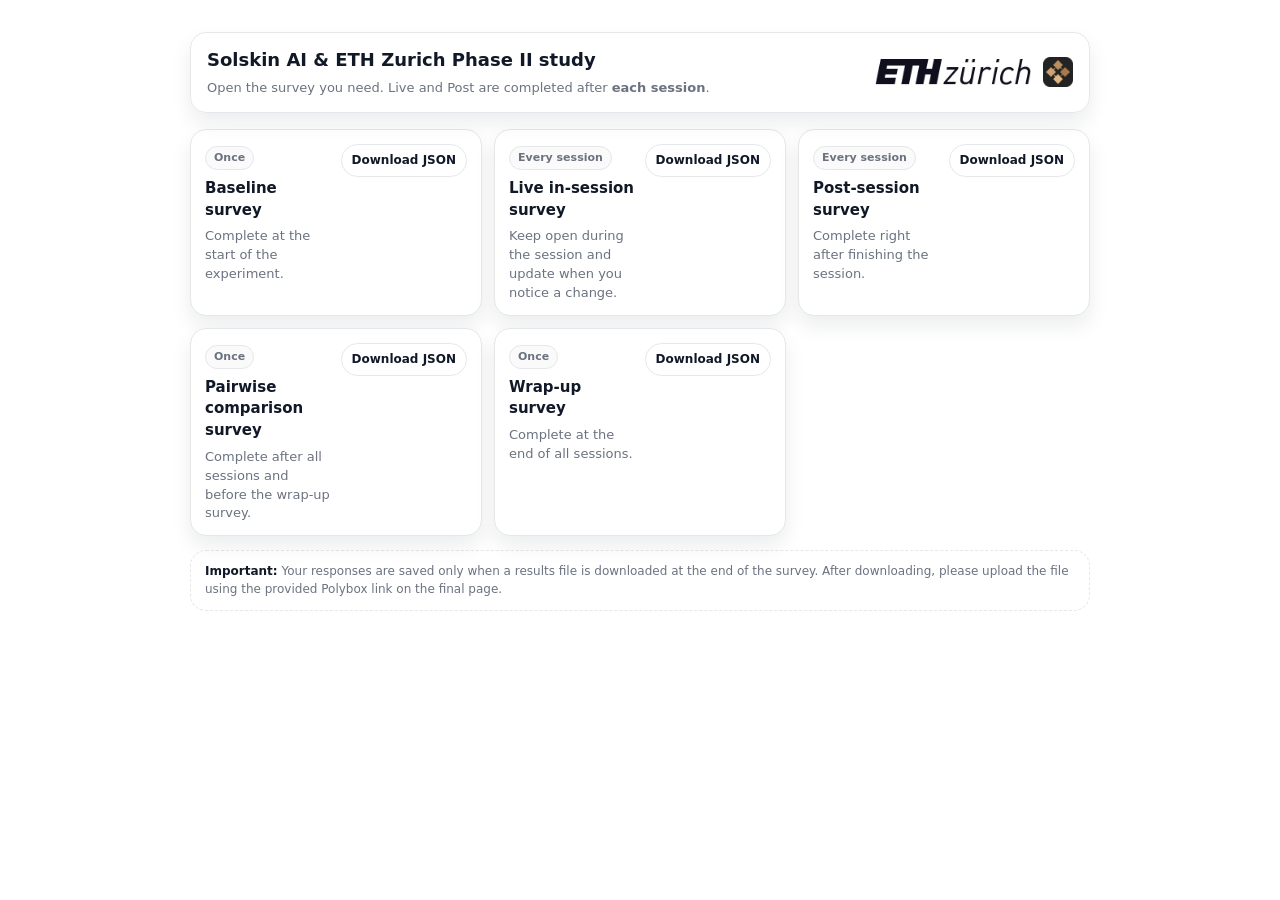
<file: index.html>
<!doctype html>
<html lang="en">
<head>
  <meta charset="utf-8" />
  <meta name="viewport" content="width=device-width,initial-scale=1" />
  <title>Solskin AI & ETH Zurich Phase II study </title>
  <style>
    :root{
      --bg:#ffffff;
      --text:#111827;
      --muted:#6b7280;
      --line:#e5e7eb;
      --card:#ffffff;
      --accent:#c9a46a;
      --accent2:#2563eb;
      --shadow: 0 10px 20px rgba(17,24,39,.08);
    }
    *{box-sizing:border-box}
    body{
      font-family: ui-sans-serif, system-ui, -apple-system, Segoe UI, Roboto, Helvetica, Arial;
      margin:0;
      padding:32px 16px;
      background:var(--bg);
      color:var(--text);
      line-height:1.45;
    }
    .wrap{max-width:900px; margin:0 auto}
    .header{
      display:flex; align-items:center; justify-content:space-between; gap:14px;
      padding:14px 16px;
      border:1px solid var(--line);
      border-radius:16px;
      background:rgba(255,255,255,.92);
      backdrop-filter: blur(10px);
      box-shadow: var(--shadow);
    }
    .logos{display:flex; align-items:center; gap:12px}
    .logo{height:28px; width:auto; object-fit:contain}
    .logo.eth{height:26px}
    .logo.solskin{height:30px}
    h1{font-size:18px; margin:0}
    .sub{margin:6px 0 0; color:var(--muted); font-size:13px}
    .grid{
      display:grid;
      grid-template-columns: repeat(auto-fit, minmax(260px, 1fr));
      gap:12px;
      margin-top:16px;
    }
    .card{
      border:1px solid var(--line);
      border-radius:16px;
      background:var(--card);
      box-shadow: var(--shadow);
      padding:14px 14px 12px;
      color:inherit;
      display:block;
    }
    .cardTop{
      display:flex;
      align-items:flex-start;
      justify-content:space-between;
      gap:10px;
    }
    .cardMainLink{
      text-decoration:none;
      color:inherit;
      flex:1;
      min-width:0;
    }
    .card:hover{border-color: rgba(201,164,106,.65)}
    .kicker{
      display:inline-flex;
      align-items:center;
      gap:8px;
      font-size:12px;
      color:var(--muted);
      margin-bottom:8px;
    }
    .badge{
      font-size:11px;
      padding:3px 8px;
      border-radius:999px;
      border:1px solid var(--line);
      background:#fafafa;
      color:var(--muted);
      font-weight:700;
      white-space:nowrap;
    }
    .title{font-weight:900; font-size:15px; margin:0 0 6px}
    .desc{margin:0; color:var(--muted); font-size:13px}

    .dlBtn{
      text-decoration:none;
      border:1px solid var(--line);
      background:#fff;
      color:var(--text);
      border-radius:999px;
      padding:7px 10px;
      font-size:12px;
      font-weight:800;
      white-space:nowrap;
      flex:0 0 auto;
    }
    .dlBtn:hover{border-color: rgba(37,99,235,.45); box-shadow: 0 0 0 3px rgba(37,99,235,.08);}

    .note{
      margin-top:14px;
      border:1px dashed var(--line);
      border-radius:16px;
      padding:12px 14px;
      color:var(--muted);
      font-size:12px;
      background:#fff;
    }
    .note strong{color:var(--text)}
  </style>
</head>
<body>
  <div class="wrap">
    <div class="header">
      <div>
        <h1>Solskin AI & ETH Zurich Phase II study</h1>
        <div class="sub">Open the survey you need. Live and Post are completed after <strong>each session</strong>.</div>
      </div>
      <div class="logos" aria-hidden="true">
        <img class="logo eth" src="./Assets/eth_logo.jpg" alt="ETH Zürich" />
        <img class="logo solskin" src="./Assets/solskin_logo.png" alt="Solskin" />
      </div>
    </div>

    <div class="grid">

      <!-- Baseline -->
      <div class="card">
        <div class="cardTop">
          <a class="cardMainLink" href="./Baseline/">
            <div class="kicker"><span class="badge">Once</span></div>
            <p class="title">Baseline survey</p>
            <p class="desc">Complete at the start of the experiment.</p>
          </a>
          <a class="dlBtn" href="./Baseline/base_survey.json" download>Download JSON</a>
        </div>
      </div>

      <!-- Live -->
      <div class="card">
        <div class="cardTop">
          <a class="cardMainLink" href="./Live/">
            <div class="kicker"><span class="badge">Every session</span></div>
            <p class="title">Live in-session survey</p>
            <p class="desc">Keep open during the session and update when you notice a change.</p>
          </a>
          <a class="dlBtn" href="./Live/live_survey.json" download>Download JSON</a>
        </div>
      </div>

      <!-- Post -->
      <div class="card">
        <div class="cardTop">
          <a class="cardMainLink" href="./Post/">
            <div class="kicker"><span class="badge">Every session</span></div>
            <p class="title">Post-session survey</p>
            <p class="desc">Complete right after finishing the session.</p>
          </a>
          <a class="dlBtn" href="./Post/post_survey.json" download>Download JSON</a>
        </div>
      </div>

      <!-- Compare -->
      <div class="card">
        <div class="cardTop">
          <a class="cardMainLink" href="./Compare/">
            <div class="kicker"><span class="badge">Once</span></div>
            <p class="title">Pairwise comparison survey</p>
            <p class="desc">Complete after all sessions and before the wrap-up survey.</p>
          </a>
          <a class="dlBtn" href="./Compare/compare.json" download>Download JSON</a>
        </div>
      </div>

      <!-- Wrap-up -->
      <div class="card">
        <div class="cardTop">
          <a class="cardMainLink" href="./Wrapup/">
            <div class="kicker"><span class="badge">Once</span></div>
            <p class="title">Wrap-up survey</p>
            <p class="desc">Complete at the end of all sessions.</p>
          </a>
          <a class="dlBtn" href="./Wrapup/wrapup_survey.json" download>Download JSON</a>
        </div>
      </div>

    </div>

    <div class="note">
      <strong>Important:</strong> Your responses are saved only when a results file is downloaded at the end of the survey.
      After downloading, please upload the file using the provided Polybox link on the final page.
    </div>
  </div>
</body>
</html>
</file>
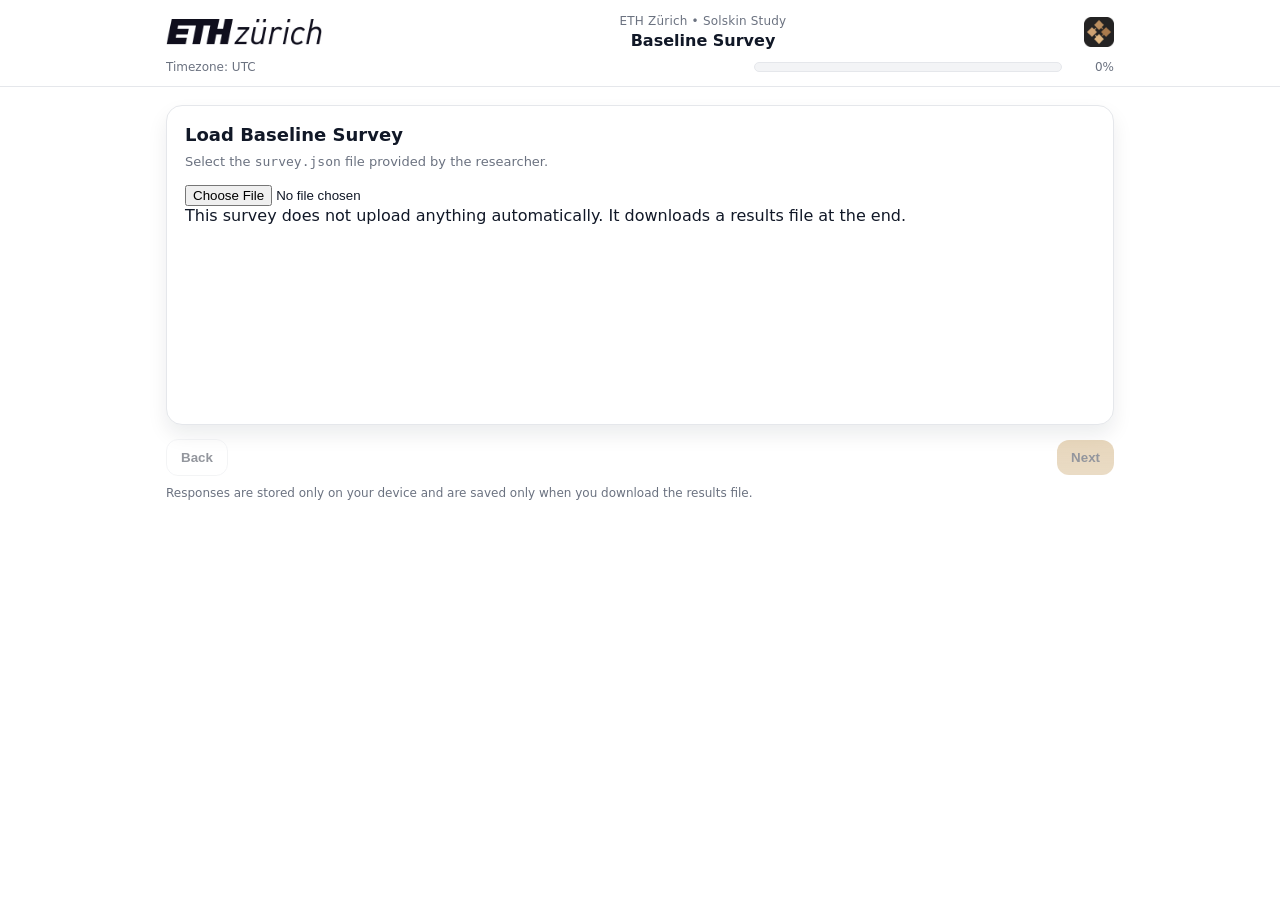
<file: Baseline/index.html>
<!doctype html>
<html lang="en">
<head>
  <meta charset="utf-8" />
  <meta name="viewport" content="width=device-width,initial-scale=1" />
  <title>ETH Zürich • Solskin Study Survey</title>
  <link rel="stylesheet" href="styles.css" />
</head>
<body>
  <header class="appHeader">
    <div class="headerInner">
      <div class="logoRow">
        <img class="logo eth" src="../Assets/eth_logo.jpg" alt="ETH Zürich" />
        <div class="titleBlock">
          <div class="studyKicker">ETH Zürich • Solskin Study</div>
          <div class="studyTitle">Baseline Survey</div>
        </div>
        <img class="logo solskin" src="../Assets/solskin_logo.png" alt="Solskin" />
      </div>

      <div class="barRow">
        <div class="barMeta" id="meta"></div>
        <div class="progressWrap" aria-label="Progress">
          <div class="progressBar"><div class="progressFill" id="progressFill"></div></div>
          <div class="progressText" id="progressText">0%</div>
        </div>
      </div>
    </div>
  </header>

  <main class="wrap">
    <section id="card" class="card" aria-live="polite"></section>

    <footer class="nav">
      <button id="btnBack" class="btn ghost" type="button">Back</button>
      <div class="spacer"></div>
      <button id="btnNext" class="btn" type="button">Next</button>
    </footer>

    <p class="hint">
      Responses are stored only on your device and are saved only when you download the results file.
    </p>
  </main>

  <script src="app.js"></script>
</body>
</html>
</file>
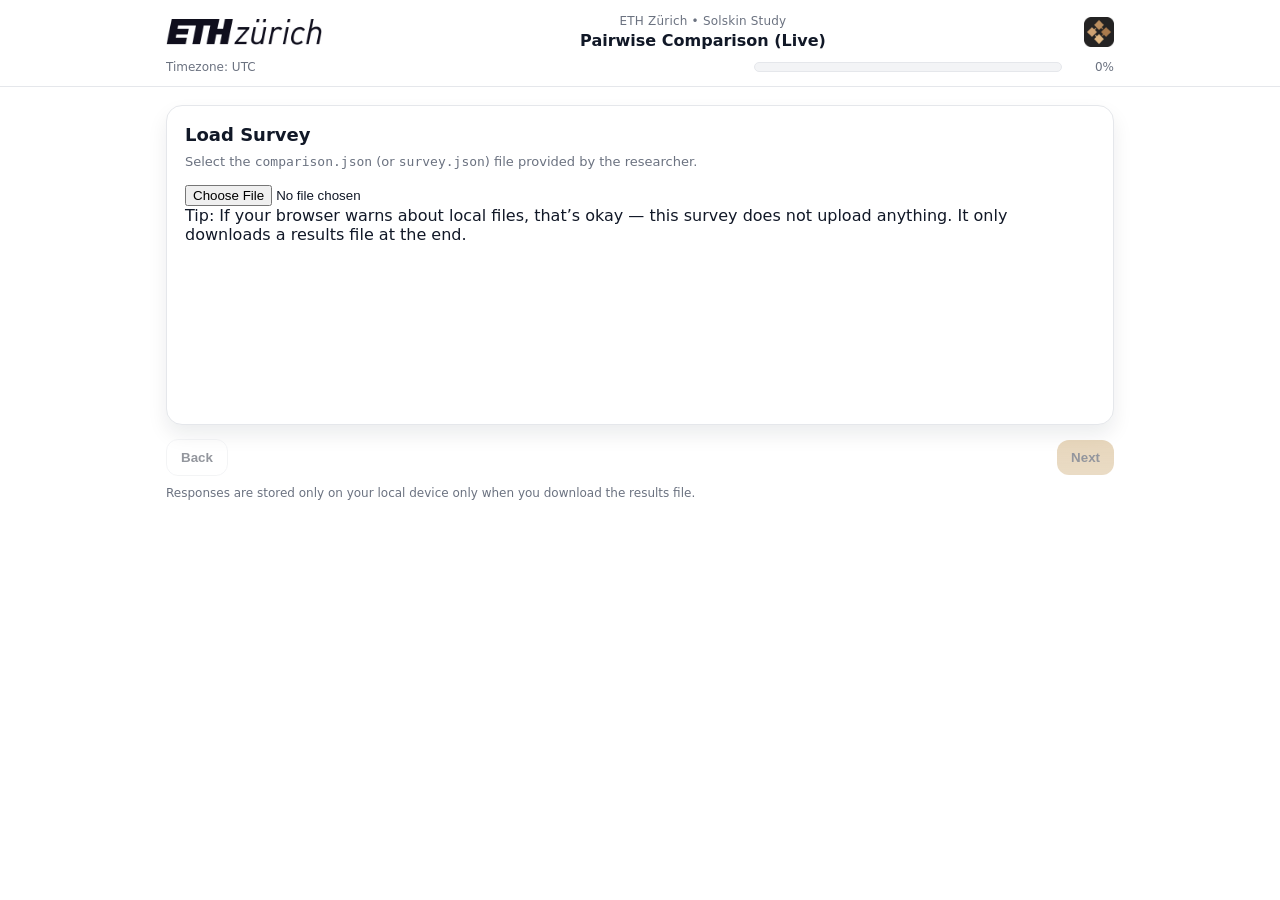
<file: Compare/index.html>
<!doctype html>
<html lang="en">
<head>
  <meta charset="utf-8" />
  <meta name="viewport" content="width=device-width,initial-scale=1" />
  <title>ETH Zürich • Solskin Study Survey</title>
  <link rel="stylesheet" href="styles.css" />
</head>
<body>
  <header class="appHeader">
    <div class="headerInner">
      <div class="logoRow">
        <img class="logo eth" src="../Assets/eth_logo.jpg" alt="ETH Zürich" />
        <div class="titleBlock">
          <div class="studyKicker">ETH Zürich • Solskin Study</div>
          <div class="studyTitle">Pairwise Comparison (Live)</div>
        </div>
        <img class="logo solskin" src="../Assets/solskin_logo.png" alt="Solskin" />
      </div>

      <div class="barRow">
        <div class="barMeta" id="meta"></div>
        <div class="progressWrap" aria-label="Progress">
          <div class="progressBar"><div class="progressFill" id="progressFill"></div></div>
          <div class="progressText" id="progressText">0%</div>
        </div>
      </div>
    </div>
  </header>

  <main class="wrap">
    <section id="card" class="card" aria-live="polite"></section>

    <footer class="nav">
      <button id="btnBack" class="btn ghost" type="button">Back</button>
      <div class="spacer"></div>
      <button id="btnNext" class="btn" type="button">Next</button>
    </footer>

    <p class="hint">
      Responses are stored only on your local device only when you download the results file.
    </p>
  </main>

  <script src="app.js"></script>
</body>
</html>
</file>
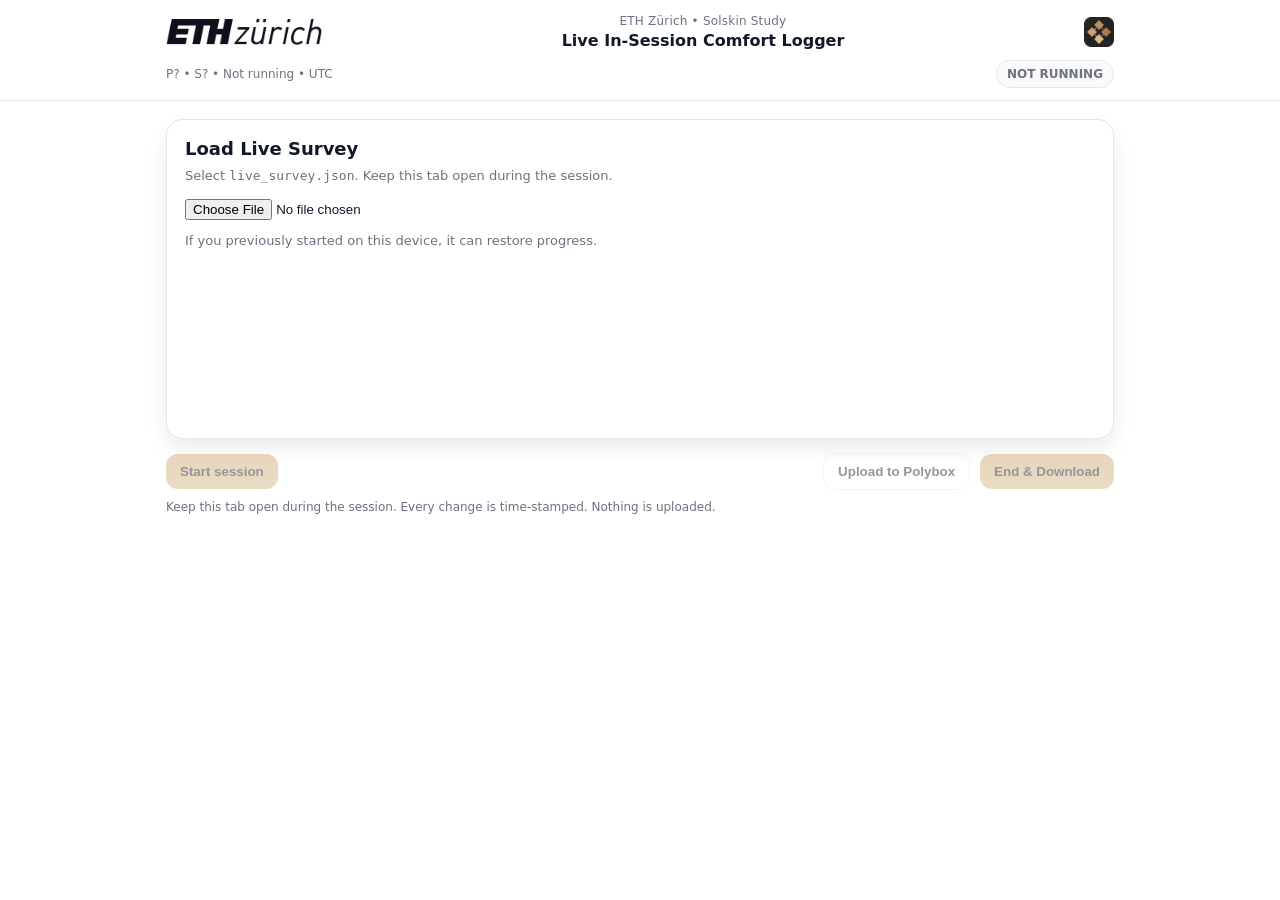
<file: Live/index.html>
<!doctype html>
<html lang="en">
<head>
  <meta charset="utf-8" />
  <meta name="viewport" content="width=device-width,initial-scale=1" />
  <title>ETH Zürich • Live Comfort Logger</title>
  <link rel="stylesheet" href="styles.css" />
</head>
<body>
  <header class="appHeader">
    <div class="headerInner">
      <div class="logoRow">
        <img class="logo eth" src="../Assets/eth_logo.jpg" alt="ETH Zürich" />
        <div class="titleBlock">
          <div class="studyKicker">ETH Zürich • Solskin Study</div>
          <div class="studyTitle">Live In-Session Comfort Logger</div>
        </div>
        <img class="logo solskin" src="../Assets/solskin_logo.png" alt="Solskin" />
      </div>

      <div class="barRow">
        <div class="barMeta" id="meta"></div>
        <div class="liveChip" id="liveChip" aria-label="Live status">NOT RUNNING</div>
      </div>
    </div>
  </header>

  <main class="wrap">
    <section id="card" class="card" aria-live="polite"></section>

    <footer class="nav">
      <button id="btnStart" class="btn" type="button">Start session</button>
      <div class="spacer"></div>
      <button id="btnDownload" class="btn ghost" type="button">Download now</button>
      <button id="btnEnd" class="btn" type="button">End & Download</button>
    </footer>

    <p class="hint">
      Keep this tab open during the session. Every change is time-stamped. Nothing is uploaded.
    </p>
  </main>

  <script src="live_app.js"></script>
</body>
</html>
</file>
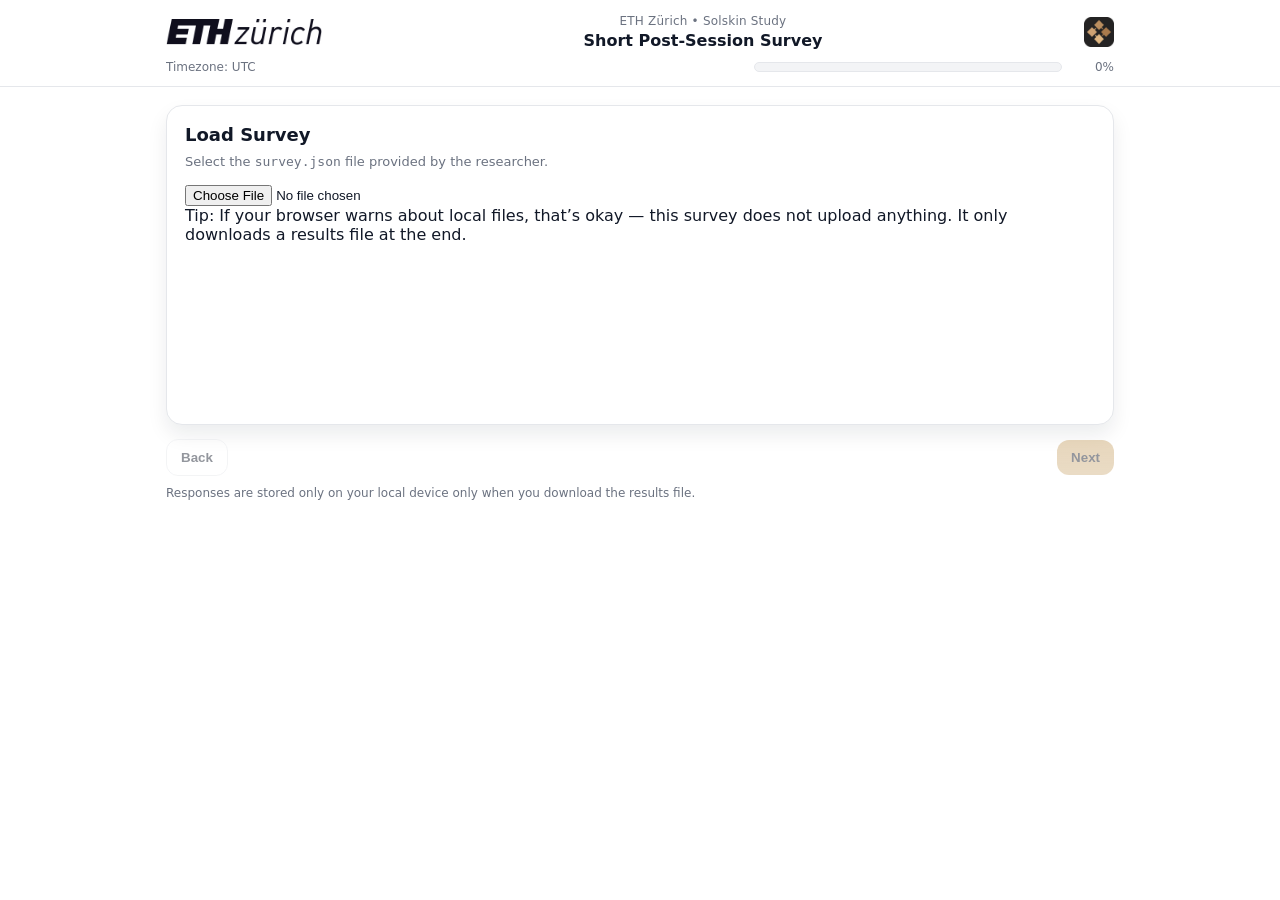
<file: Post/index.html>
<!doctype html>
<html lang="en">
<head>
  <meta charset="utf-8" />
  <meta name="viewport" content="width=device-width,initial-scale=1" />
  <title>ETH Zürich • Solskin Study Survey</title>
  <link rel="stylesheet" href="styles.css" />
</head>
<body>
  <header class="appHeader">
    <div class="headerInner">
      <div class="logoRow">
        <img class="logo eth" src="../Assets/eth_logo.jpg" alt="ETH Zürich" />
        <div class="titleBlock">
          <div class="studyKicker">ETH Zürich • Solskin Study</div>
          <div class="studyTitle">Short Post-Session Survey</div>
        </div>
        <img class="logo solskin" src="../Assets/solskin_logo.png" alt="Solskin" />
      </div>

      <div class="barRow">
        <div class="barMeta" id="meta"></div>
        <div class="progressWrap" aria-label="Progress">
          <div class="progressBar"><div class="progressFill" id="progressFill"></div></div>
          <div class="progressText" id="progressText">0%</div>
        </div>
      </div>
    </div>
  </header>

  <main class="wrap">
    <section id="card" class="card" aria-live="polite"></section>

    <footer class="nav">
      <button id="btnBack" class="btn ghost" type="button">Back</button>
      <div class="spacer"></div>
      <button id="btnNext" class="btn" type="button">Next</button>
    </footer>

    <p class="hint">
      Responses are stored only on your local device only when you download the results file.
    </p>
  </main>

  <script src="app.js"></script>
</body>
</html>
</file>
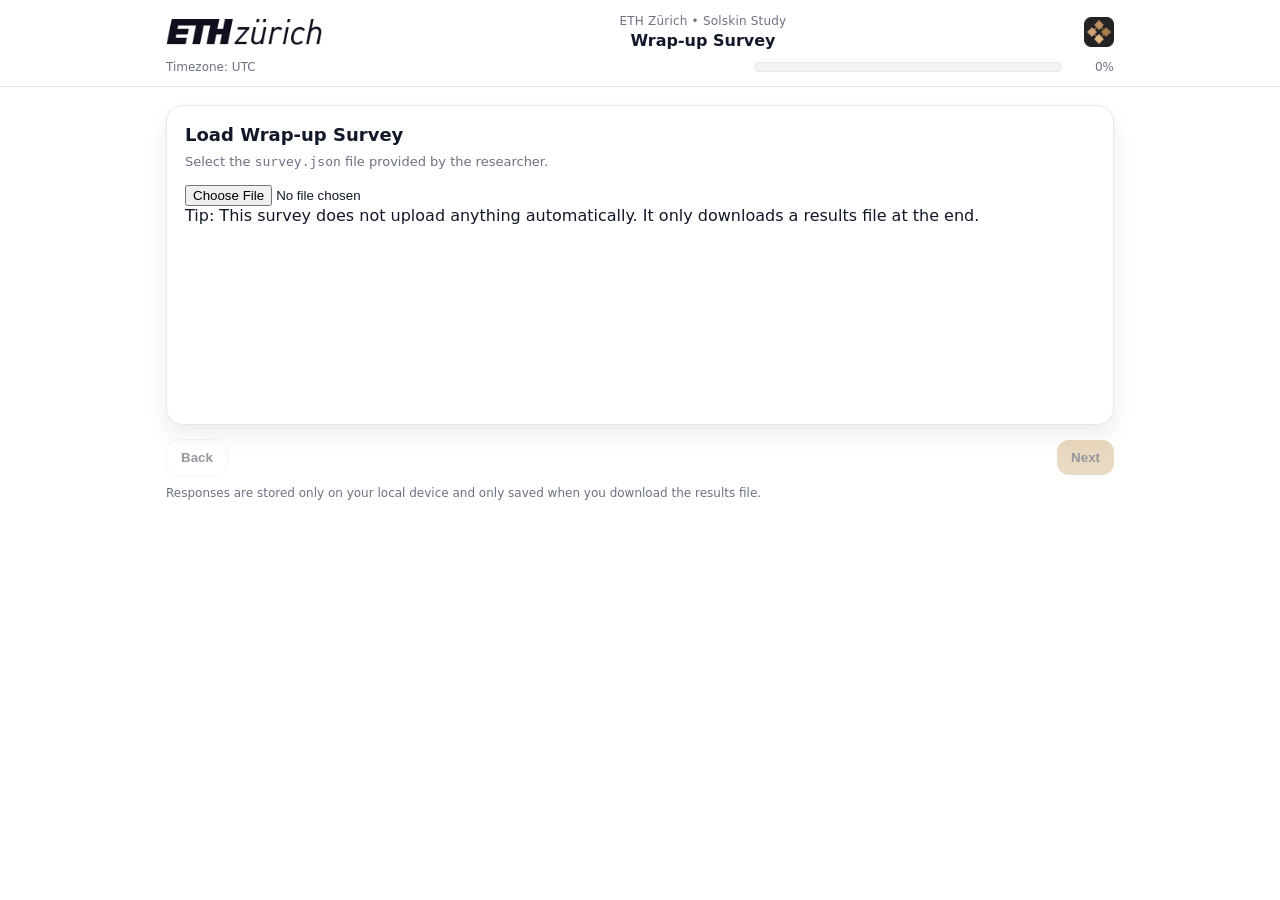
<file: Wrapup/index.html>
<!doctype html>
<html lang="en">
<head>
  <meta charset="utf-8" />
  <meta name="viewport" content="width=device-width,initial-scale=1" />
  <title>ETH Zürich • Solskin Study Survey</title>
  <link rel="stylesheet" href="styles.css" />
</head>
<body>
  <header class="appHeader">
    <div class="headerInner">
      <div class="logoRow">
        <img class="logo eth" src="../Assets/eth_logo.jpg" alt="ETH Zürich" />
        <div class="titleBlock">
          <div class="studyKicker">ETH Zürich • Solskin Study</div>
          <div class="studyTitle">Wrap-up Survey</div>
        </div>
        <img class="logo solskin" src="../Assets/solskin_logo.png" alt="Solskin" />
      </div>

      <div class="barRow">
        <div class="barMeta" id="meta"></div>
        <div class="progressWrap" aria-label="Progress">
          <div class="progressBar"><div class="progressFill" id="progressFill"></div></div>
          <div class="progressText" id="progressText">0%</div>
        </div>
      </div>
    </div>
  </header>

  <main class="wrap">
    <section id="card" class="card" aria-live="polite"></section>

    <footer class="nav">
      <button id="btnBack" class="btn ghost" type="button">Back</button>
      <div class="spacer"></div>
      <button id="btnNext" class="btn" type="button">Next</button>
    </footer>

    <p class="hint">
      Responses are stored only on your local device and only saved when you download the results file.
    </p>
  </main>

  <script src="app.js"></script>
</body>
</html>
</file>
<file: Baseline/styles.css>
:root{
  --bg:#ffffff;
  --panel:#ffffff;
  --text:#111827;
  --muted:#6b7280;
  --line:#e5e7eb;

  --accent:#c9a46a;
  --accent2:#2563eb;

  --btnText:#111827;
  --shadow: 0 10px 20px rgba(17,24,39,.08);
}

*{box-sizing:border-box}
html,body{height:100%}

body{
  margin:0;
  font-family: ui-sans-serif, system-ui, -apple-system, Segoe UI, Roboto, Arial;
  background: var(--bg);
  color: var(--text);
}

/* Header */
.appHeader{
  position:sticky;
  top:0;
  z-index:10;
  background: rgba(255,255,255,.92);
  backdrop-filter: blur(10px);
  border-bottom:1px solid var(--line);
}
.headerInner{
  max-width:980px;
  margin:0 auto;
  padding:14px 16px 12px;
}

.logoRow{
  display:flex;
  align-items:center;
  justify-content:space-between;
  gap:14px;
}
.logo{
  height:28px;
  width:auto;
  object-fit:contain;
}
.logo.eth{height:26px}
.logo.solskin{height:30px}

.titleBlock{
  text-align:center;
  flex:1;
  min-width:180px;
}
.studyKicker{
  font-size:12px;
  letter-spacing:.2px;
  color:var(--muted);
}
.studyTitle{
  font-size:16px;
  font-weight:800;
  margin-top:3px;
}

.barRow{
  display:flex;
  align-items:center;
  justify-content:space-between;
  gap:14px;
  margin-top:10px;
}
.barMeta{
  color:var(--muted);
  font-size:12px;
  white-space:nowrap;
  overflow:hidden;
  text-overflow:ellipsis;
}

/* Progress */
.progressWrap{
  display:flex;
  align-items:center;
  gap:10px;
  width:min(360px, 62vw);
}
.progressBar{
  width:100%;
  height:10px;
  border-radius:999px;
  background: #f3f4f6;
  overflow:hidden;
  border:1px solid var(--line);
}
.progressFill{
  height:100%;
  width:0%;
  background: linear-gradient(90deg, var(--accent2), var(--accent));
  border-radius:999px;
  transition: width .2s ease;
}
.progressText{
  color:var(--muted);
  font-size:12px;
  min-width:42px;
  text-align:right;
}

/* Main */
.wrap{
  max-width:980px;
  margin:0 auto;
  padding:18px 16px 28px;
}

.card{
  background: var(--panel);
  border:1px solid var(--line);
  border-radius:16px;
  padding:18px 18px 6px;
  box-shadow: var(--shadow);
  min-height: 320px;
}

.h1{font-size:18px; margin:0}

.sub{
  color:var(--muted);
  margin:8px 0 14px;
  font-size:13px;
  line-height:1.35;
}

.q{
  padding:16px 0;
  border-top:1px solid var(--line);
}
.q:first-of-type{border-top:0}

.q label.title{
  display:block;
  font-weight:700;
  margin-bottom:10px;
  line-height:1.3;
}
.req{color:#b91c1c; font-weight:900; margin-left:6px}

.help{
  color:var(--muted);
  font-size:12px;
  margin-top:-6px;
  margin-bottom:10px;
}

/* Choices (single) */
.choices{display:grid; gap:10px}
.choice{
  border:1px solid var(--line);
  padding:10px 12px;
  border-radius:12px;
  display:flex;
  gap:10px;
  align-items:flex-start;
  cursor:pointer;
  background: #ffffff;
}
.choice:hover{border-color: rgba(201,164,106,.7)}
.choice input{margin-top:2px}

/* Inputs */
.input, textarea{
  width:100%;
  border-radius:12px;
  border:1px solid var(--line);
  padding:10px 12px;
  background: #ffffff;
  color:var(--text);
  outline:none;
}
.input:focus, textarea:focus{
  border-color: rgba(37,99,235,.55);
  box-shadow: 0 0 0 3px rgba(37,99,235,.12);
}
textarea{min-height:96px; resize:vertical}

/* Slider */
.sliderRow{display:flex; align-items:center; gap:12px}
.sliderRow input[type="range"]{width:100%}
.sliderLabels{
  display:flex; justify-content:space-between;
  color:var(--muted); font-size:12px; margin-top:6px
}
.sliderValue{min-width:52px; text-align:right; color:var(--muted)}

/* Likert */
.likertWrap{display:grid; gap:10px}
.likertScale{
  display:grid;
  gap:8px;
  align-items:stretch;
  grid-template-columns: repeat(var(--n), minmax(0, 1fr));
}
.likertBtn{
  border:1px solid var(--line);
  border-radius:12px;
  padding:10px 8px;
  text-align:center;
  cursor:pointer;
  user-select:none;
  background: #ffffff;
}
.likertBtn:hover{border-color: rgba(201,164,106,.7)}
.likertBtn input{display:none}
.likertBtn[data-checked="true"]{
  border-color: rgba(201,164,106,1);
  box-shadow: 0 0 0 2px rgba(201,164,106,.18) inset;
  background: rgba(201,164,106,.06);
}
.likertLegend{
  display:flex;
  justify-content:space-between;
  gap:10px;
  color:var(--muted);
  font-size:12px;
}

/* Nav */
.err{color:#b91c1c; margin-top:10px; font-size:13px}

.nav{display:flex; gap:10px; align-items:center; margin-top:14px}
.spacer{flex:1}
.btn{
  background: linear-gradient(180deg, rgba(201,164,106,1), rgba(201,164,106,.86));
  color: var(--btnText);
  border:0;
  padding:10px 14px;
  border-radius:12px;
  font-weight:900;
  cursor:pointer;
}
.btn.ghost{
  background:transparent;
  border:1px solid var(--line);
  color:var(--text);
}
.btn:disabled{opacity:.45; cursor:not-allowed}

.hint{color:var(--muted); font-size:12px; margin-top:10px}
.code{font-family: ui-monospace, SFMono-Regular, Menlo, Monaco, Consolas, "Liberation Mono", "Courier New", monospace;}

/* ---------- Multi-choice (checkbox) with optional icons ---------- */
.mchoices{display:grid; gap:10px}
.mchoice{
  border:1px solid var(--line);
  padding:10px 12px;
  border-radius:12px;
  display:flex;
  gap:10px;
  align-items:center;
  cursor:pointer;
  background:#fff;
}
.mchoice:hover{border-color: rgba(201,164,106,.7)}
.mchoice input{margin:0}
.optIcon{
  width:26px;
  height:26px;
  display:flex;
  align-items:center;
  justify-content:center;
  border-radius:10px;
  border:1px solid rgba(229,231,235,.9);
  background: rgba(37,99,235,.04);
  flex:0 0 auto;
}
.optIcon svg{width:18px; height:18px; display:block; opacity:.9}

/* ---------- Matrix (No / Yes / Maybe) ---------- */
.matrixWrap{
  border:1px solid var(--line);
  border-radius:14px;
  overflow:hidden;
  background:#fff;
}
.matrixTable{
  width:100%;
  border-collapse:collapse;
  font-size:13px;
}
.matrixTable th, .matrixTable td{
  border-top:1px solid var(--line);
  padding:10px 10px;
  text-align:center;
}
.matrixTable thead th{
  border-top:0;
  background:#fafafa;
  color:var(--muted);
  font-weight:800;
}
.matrixRowLabel{
  text-align:left !important;
  font-weight:800;
  color:var(--text);
}
.matrixRadio{
  transform: translateY(1px);
}
</file>
<file: Compare/styles.css>
:root{
  --bg:#ffffff;
  --panel:#ffffff;
  --text:#111827;      /* near-black */
  --muted:#6b7280;     /* gray-500 */
  --line:#e5e7eb;      /* gray-200 */

  /* Solskin-inspired gold accent */
  --accent:#c9a46a;
  --accent2:#2563eb;   /* blue-600 */

  --btnText:#111827;
  --shadow: 0 10px 20px rgba(17,24,39,.08);
}

*{box-sizing:border-box}
html,body{height:100%}

body{
  margin:0;
  font-family: ui-sans-serif, system-ui, -apple-system, Segoe UI, Roboto, Arial;
  background: var(--bg);
  color: var(--text);
}

/* Header */
.appHeader{
  position:sticky;
  top:0;
  z-index:10;
  background: rgba(255,255,255,.92);
  backdrop-filter: blur(10px);
  border-bottom:1px solid var(--line);
}
.headerInner{
  max-width:980px;
  margin:0 auto;
  padding:14px 16px 12px;
}

.logoRow{
  display:flex;
  align-items:center;
  justify-content:space-between;
  gap:14px;
}
.logo{
  height:28px;
  width:auto;
  object-fit:contain;
}
.logo.eth{height:26px}
.logo.solskin{height:30px}

.titleBlock{
  text-align:center;
  flex:1;
  min-width:180px;
}
.studyKicker{
  font-size:12px;
  letter-spacing:.2px;
  color:var(--muted);
}
.studyTitle{
  font-size:16px;
  font-weight:800;
  margin-top:3px;
}

.barRow{
  display:flex;
  align-items:center;
  justify-content:space-between;
  gap:14px;
  margin-top:10px;
}
.barMeta{
  color:var(--muted);
  font-size:12px;
  white-space:nowrap;
  overflow:hidden;
  text-overflow:ellipsis;
}

/* Progress */
.progressWrap{
  display:flex;
  align-items:center;
  gap:10px;
  width:min(360px, 62vw);
}
.progressBar{
  width:100%;
  height:10px;
  border-radius:999px;
  background: #f3f4f6; /* gray-100 */
  overflow:hidden;
  border:1px solid var(--line);
}
.progressFill{
  height:100%;
  width:0%;
  background: linear-gradient(90deg, var(--accent2), var(--accent));
  border-radius:999px;
  transition: width .2s ease;
}
.progressText{
  color:var(--muted);
  font-size:12px;
  min-width:42px;
  text-align:right;
}

/* Main */
.wrap{
  max-width:980px;
  margin:0 auto;
  padding:18px 16px 28px;
}

.card{
  background: var(--panel);
  border:1px solid var(--line);
  border-radius:16px;
  padding:18px 18px 6px;
  box-shadow: var(--shadow);
  min-height: 320px;
}

.pageTop{
  display:flex;
  align-items:baseline;
  justify-content:space-between;
  gap:10px;
  margin-bottom:12px;
}
.h1{font-size:18px; margin:0}
.pageTag{
  font-size:12px;
  color:var(--muted);
  border:1px solid var(--line);
  padding:6px 10px;
  border-radius:999px;
  background: #fafafa;
}

.sub{
  color:var(--muted);
  margin:8px 0 14px;
  font-size:13px;
  line-height:1.35;
}

.q{
  padding:16px 0;
  border-top:1px solid var(--line);
}
.q:first-of-type{border-top:0}

.q label.title{
  display:block;
  font-weight:700;
  margin-bottom:10px;
  line-height:1.3;
}
.req{color:#b91c1c; font-weight:900; margin-left:6px}

.help{
  color:var(--muted);
  font-size:12px;
  margin-top:-6px;
  margin-bottom:10px;
}

/* Choices */
.choices{display:grid; gap:8px}
.choice{
  border:1px solid var(--line);
  padding:10px 12px;
  border-radius:12px;
  display:flex; gap:10px; align-items:flex-start;
  cursor:pointer;
  background: #ffffff;
}
.choice:hover{border-color: rgba(201,164,106,.7)}
.choice input{margin-top:2px}

/* Inputs */
.input, textarea{
  width:100%;
  border-radius:12px;
  border:1px solid var(--line);
  padding:10px 12px;
  background: #ffffff;
  color:var(--text);
  outline:none;
}
.input:focus, textarea:focus{
  border-color: rgba(37,99,235,.55);
  box-shadow: 0 0 0 3px rgba(37,99,235,.12);
}
textarea{min-height:96px; resize:vertical}

/* Slider */
.sliderRow{display:flex; align-items:center; gap:12px}
.sliderRow input[type="range"]{width:100%}
.sliderLabels{
  display:flex; justify-content:space-between;
  color:var(--muted); font-size:12px; margin-top:6px
}
.sliderValue{min-width:52px; text-align:right; color:var(--muted)}

/* Likert */
.likertWrap{display:grid; gap:10px}
.likertScale{
  display:grid;
  gap:8px;
  align-items:stretch;
  grid-template-columns: repeat(var(--n), minmax(0, 1fr));
}
.likertBtn{
  border:1px solid var(--line);
  border-radius:12px;
  padding:10px 8px;
  text-align:center;
  cursor:pointer;
  user-select:none;
  background: #ffffff;
}
.likertBtn:hover{border-color: rgba(201,164,106,.7)}
.likertBtn input{display:none}
.likertBtn[data-checked="true"]{
  border-color: rgba(201,164,106,1);
  box-shadow: 0 0 0 2px rgba(201,164,106,.18) inset;
  background: rgba(201,164,106,.06);
}
.likertLegend{
  display:flex;
  justify-content:space-between;
  gap:10px;
  color:var(--muted);
  font-size:12px;
}

/* Nav */
.err{color:#b91c1c; margin-top:10px; font-size:13px}

.nav{display:flex; gap:10px; align-items:center; margin-top:14px}
.spacer{flex:1}
.btn{
  background: linear-gradient(180deg, rgba(201,164,106,1), rgba(201,164,106,.86));
  color: var(--btnText);
  border:0;
  padding:10px 14px;
  border-radius:12px;
  font-weight:900;
  cursor:pointer;
}
.btn.ghost{
  background:transparent;
  border:1px solid var(--line);
  color:var(--text);
}
.btn:disabled{opacity:.45; cursor:not-allowed}

.hint{color:var(--muted); font-size:12px; margin-top:10px}
.code{font-family: ui-monospace, SFMono-Regular, Menlo, Monaco, Consolas, "Liberation Mono", "Courier New", monospace;}

/* Live chip */
.liveChip{
  display:inline-flex;
  align-items:center;
  gap:8px;
  font-size:12px;
  padding:6px 10px;
  border-radius:999px;
  border:1px solid var(--line);
  background:#fafafa;
  color:var(--muted);
  font-weight:800;
}
.liveChip[data-live="true"]{
  color:#065f46;
  background: rgba(16,185,129,.10);
  border-color: rgba(16,185,129,.35);
}
.liveDot{
  width:8px; height:8px; border-radius:50%;
  background:#9ca3af;
}
.liveChip[data-live="true"] .liveDot{
  background:#10b981;
}

/* Segmented controls */
.segRow{display:flex; flex-wrap:wrap; gap:8px}
.segBtn{
  border:1px solid var(--line);
  background:#fff;
  border-radius:999px;
  padding:10px 12px;
  font-weight:800;
  cursor:pointer;
  user-select:none;
}
.segBtn:hover{border-color: rgba(201,164,106,.7)}
.segBtn[data-on="true"]{
  border-color: rgba(201,164,106,1);
  background: rgba(201,164,106,.08);
  box-shadow: 0 0 0 2px rgba(201,164,106,.16) inset;
}

/* Live summary panel */
.summaryGrid{
  display:grid;
  grid-template-columns: 1fr;
  gap:10px;
  margin-bottom:10px;
}
.summaryBox{
  border:1px solid var(--line);
  border-radius:14px;
  padding:12px;
  background:#fafafa;
}
.summaryTitle{font-weight:900; margin:0 0 6px}
.summaryLine{color:var(--muted); font-size:13px; line-height:1.35}
.kv{display:flex; gap:8px; flex-wrap:wrap; margin-top:8px}
.kv span{
  border:1px solid var(--line);
  background:#fff;
  border-radius:999px;
  padding:6px 10px;
  font-size:12px;
  color:var(--muted);
}

/* Disable look */
.isDisabled{opacity:.45; pointer-events:none}
</file>
<file: Live/styles.css>
:root{
  --bg:#ffffff;
  --panel:#ffffff;
  --text:#111827;      /* near-black */
  --muted:#6b7280;     /* gray-500 */
  --line:#e5e7eb;      /* gray-200 */

  /* Solskin-inspired gold accent */
  --accent:#c9a46a;
  --accent2:#2563eb;   /* blue-600 */

  --btnText:#111827;
  --shadow: 0 10px 20px rgba(17,24,39,.08);
}

*{box-sizing:border-box}
html,body{height:100%}

body{
  margin:0;
  font-family: ui-sans-serif, system-ui, -apple-system, Segoe UI, Roboto, Arial;
  background: var(--bg);
  color: var(--text);
}

/* Header */
.appHeader{
  position:sticky;
  top:0;
  z-index:10;
  background: rgba(255,255,255,.92);
  backdrop-filter: blur(10px);
  border-bottom:1px solid var(--line);
}
.headerInner{
  max-width:980px;
  margin:0 auto;
  padding:14px 16px 12px;
}

.logoRow{
  display:flex;
  align-items:center;
  justify-content:space-between;
  gap:14px;
}
.logo{
  height:28px;
  width:auto;
  object-fit:contain;
}
.logo.eth{height:26px}
.logo.solskin{height:30px}

.titleBlock{
  text-align:center;
  flex:1;
  min-width:180px;
}
.studyKicker{
  font-size:12px;
  letter-spacing:.2px;
  color:var(--muted);
}
.studyTitle{
  font-size:16px;
  font-weight:800;
  margin-top:3px;
}

.barRow{
  display:flex;
  align-items:center;
  justify-content:space-between;
  gap:14px;
  margin-top:10px;
}
.barMeta{
  color:var(--muted);
  font-size:12px;
  white-space:nowrap;
  overflow:hidden;
  text-overflow:ellipsis;
}

/* Progress */
.progressWrap{
  display:flex;
  align-items:center;
  gap:10px;
  width:min(360px, 62vw);
}
.progressBar{
  width:100%;
  height:10px;
  border-radius:999px;
  background: #f3f4f6; /* gray-100 */
  overflow:hidden;
  border:1px solid var(--line);
}
.progressFill{
  height:100%;
  width:0%;
  background: linear-gradient(90deg, var(--accent2), var(--accent));
  border-radius:999px;
  transition: width .2s ease;
}
.progressText{
  color:var(--muted);
  font-size:12px;
  min-width:42px;
  text-align:right;
}

/* Main */
.wrap{
  max-width:980px;
  margin:0 auto;
  padding:18px 16px 28px;
}

.card{
  background: var(--panel);
  border:1px solid var(--line);
  border-radius:16px;
  padding:18px 18px 6px;
  box-shadow: var(--shadow);
  min-height: 320px;
}

.pageTop{
  display:flex;
  align-items:baseline;
  justify-content:space-between;
  gap:10px;
  margin-bottom:12px;
}
.h1{font-size:18px; margin:0}
.pageTag{
  font-size:12px;
  color:var(--muted);
  border:1px solid var(--line);
  padding:6px 10px;
  border-radius:999px;
  background: #fafafa;
}

.sub{
  color:var(--muted);
  margin:8px 0 14px;
  font-size:13px;
  line-height:1.35;
}

.q{
  padding:16px 0;
  border-top:1px solid var(--line);
}
.q:first-of-type{border-top:0}

.q label.title{
  display:block;
  font-weight:700;
  margin-bottom:10px;
  line-height:1.3;
}
.req{color:#b91c1c; font-weight:900; margin-left:6px}

.help{
  color:var(--muted);
  font-size:12px;
  margin-top:-6px;
  margin-bottom:10px;
}

/* Choices */
.choices{display:grid; gap:8px}
.choice{
  border:1px solid var(--line);
  padding:10px 12px;
  border-radius:12px;
  display:flex; gap:10px; align-items:flex-start;
  cursor:pointer;
  background: #ffffff;
}
.choice:hover{border-color: rgba(201,164,106,.7)}
.choice input{margin-top:2px}

/* Inputs */
.input, textarea{
  width:100%;
  border-radius:12px;
  border:1px solid var(--line);
  padding:10px 12px;
  background: #ffffff;
  color:var(--text);
  outline:none;
}
.input:focus, textarea:focus{
  border-color: rgba(37,99,235,.55);
  box-shadow: 0 0 0 3px rgba(37,99,235,.12);
}
textarea{min-height:96px; resize:vertical}

/* Slider */
.sliderRow{display:flex; align-items:center; gap:12px}
.sliderRow input[type="range"]{width:100%}
.sliderLabels{
  display:flex; justify-content:space-between;
  color:var(--muted); font-size:12px; margin-top:6px
}
.sliderValue{min-width:52px; text-align:right; color:var(--muted)}

/* Likert */
.likertWrap{display:grid; gap:10px}
.likertScale{
  display:grid;
  gap:8px;
  align-items:stretch;
  grid-template-columns: repeat(var(--n), minmax(0, 1fr));
}
.likertBtn{
  border:1px solid var(--line);
  border-radius:12px;
  padding:10px 8px;
  text-align:center;
  cursor:pointer;
  user-select:none;
  background: #ffffff;
}
.likertBtn:hover{border-color: rgba(201,164,106,.7)}
.likertBtn input{display:none}
.likertBtn[data-checked="true"]{
  border-color: rgba(201,164,106,1);
  box-shadow: 0 0 0 2px rgba(201,164,106,.18) inset;
  background: rgba(201,164,106,.06);
}
.likertLegend{
  display:flex;
  justify-content:space-between;
  gap:10px;
  color:var(--muted);
  font-size:12px;
}

/* Nav */
.err{color:#b91c1c; margin-top:10px; font-size:13px}

.nav{display:flex; gap:10px; align-items:center; margin-top:14px}
.spacer{flex:1}
.btn{
  background: linear-gradient(180deg, rgba(201,164,106,1), rgba(201,164,106,.86));
  color: var(--btnText);
  border:0;
  padding:10px 14px;
  border-radius:12px;
  font-weight:900;
  cursor:pointer;
}
.btn.ghost{
  background:transparent;
  border:1px solid var(--line);
  color:var(--text);
}
.btn:disabled{opacity:.45; cursor:not-allowed}

.hint{color:var(--muted); font-size:12px; margin-top:10px}
.code{font-family: ui-monospace, SFMono-Regular, Menlo, Monaco, Consolas, "Liberation Mono", "Courier New", monospace;}

/* Live chip */
.liveChip{
  display:inline-flex;
  align-items:center;
  gap:8px;
  font-size:12px;
  padding:6px 10px;
  border-radius:999px;
  border:1px solid var(--line);
  background:#fafafa;
  color:var(--muted);
  font-weight:800;
}
.liveChip[data-live="true"]{
  color:#065f46;
  background: rgba(16,185,129,.10);
  border-color: rgba(16,185,129,.35);
}
.liveDot{
  width:8px; height:8px; border-radius:50%;
  background:#9ca3af;
}
.liveChip[data-live="true"] .liveDot{
  background:#10b981;
}

/* Segmented controls */
.segRow{display:flex; flex-wrap:wrap; gap:8px}
.segBtn{
  border:1px solid var(--line);
  background:#fff;
  border-radius:999px;
  padding:10px 12px;
  font-weight:800;
  cursor:pointer;
  user-select:none;
}
.segBtn:hover{border-color: rgba(201,164,106,.7)}
.segBtn[data-on="true"]{
  border-color: rgba(201,164,106,1);
  background: rgba(201,164,106,.08);
  box-shadow: 0 0 0 2px rgba(201,164,106,.16) inset;
}

/* Live summary panel */
.summaryGrid{
  display:grid;
  grid-template-columns: 1fr;
  gap:10px;
  margin-bottom:10px;
}
.summaryBox{
  border:1px solid var(--line);
  border-radius:14px;
  padding:12px;
  background:#fafafa;
}
.summaryTitle{font-weight:900; margin:0 0 6px}
.summaryLine{color:var(--muted); font-size:13px; line-height:1.35}
.kv{display:flex; gap:8px; flex-wrap:wrap; margin-top:8px}
.kv span{
  border:1px solid var(--line);
  background:#fff;
  border-radius:999px;
  padding:6px 10px;
  font-size:12px;
  color:var(--muted);
}

/* Disable look */
.isDisabled{opacity:.45; pointer-events:none}
</file>
<file: Post/styles.css>
:root{
  --bg:#ffffff;
  --panel:#ffffff;
  --text:#111827;      /* near-black */
  --muted:#6b7280;     /* gray-500 */
  --line:#e5e7eb;      /* gray-200 */

  /* Solskin-inspired gold accent */
  --accent:#c9a46a;
  --accent2:#2563eb;   /* blue-600 */

  --btnText:#111827;
  --shadow: 0 10px 20px rgba(17,24,39,.08);
}

*{box-sizing:border-box}
html,body{height:100%}

body{
  margin:0;
  font-family: ui-sans-serif, system-ui, -apple-system, Segoe UI, Roboto, Arial;
  background: var(--bg);
  color: var(--text);
}

/* Header */
.appHeader{
  position:sticky;
  top:0;
  z-index:10;
  background: rgba(255,255,255,.92);
  backdrop-filter: blur(10px);
  border-bottom:1px solid var(--line);
}
.headerInner{
  max-width:980px;
  margin:0 auto;
  padding:14px 16px 12px;
}

.logoRow{
  display:flex;
  align-items:center;
  justify-content:space-between;
  gap:14px;
}
.logo{
  height:28px;
  width:auto;
  object-fit:contain;
}
.logo.eth{height:26px}
.logo.solskin{height:30px}

.titleBlock{
  text-align:center;
  flex:1;
  min-width:180px;
}
.studyKicker{
  font-size:12px;
  letter-spacing:.2px;
  color:var(--muted);
}
.studyTitle{
  font-size:16px;
  font-weight:800;
  margin-top:3px;
}

.barRow{
  display:flex;
  align-items:center;
  justify-content:space-between;
  gap:14px;
  margin-top:10px;
}
.barMeta{
  color:var(--muted);
  font-size:12px;
  white-space:nowrap;
  overflow:hidden;
  text-overflow:ellipsis;
}

/* Progress */
.progressWrap{
  display:flex;
  align-items:center;
  gap:10px;
  width:min(360px, 62vw);
}
.progressBar{
  width:100%;
  height:10px;
  border-radius:999px;
  background: #f3f4f6; /* gray-100 */
  overflow:hidden;
  border:1px solid var(--line);
}
.progressFill{
  height:100%;
  width:0%;
  background: linear-gradient(90deg, var(--accent2), var(--accent));
  border-radius:999px;
  transition: width .2s ease;
}
.progressText{
  color:var(--muted);
  font-size:12px;
  min-width:42px;
  text-align:right;
}

/* Main */
.wrap{
  max-width:980px;
  margin:0 auto;
  padding:18px 16px 28px;
}

.card{
  background: var(--panel);
  border:1px solid var(--line);
  border-radius:16px;
  padding:18px 18px 6px;
  box-shadow: var(--shadow);
  min-height: 320px;
}

.pageTop{
  display:flex;
  align-items:baseline;
  justify-content:space-between;
  gap:10px;
  margin-bottom:12px;
}
.h1{font-size:18px; margin:0}
.pageTag{
  font-size:12px;
  color:var(--muted);
  border:1px solid var(--line);
  padding:6px 10px;
  border-radius:999px;
  background: #fafafa;
}

.sub{
  color:var(--muted);
  margin:8px 0 14px;
  font-size:13px;
  line-height:1.35;
}

.q{
  padding:16px 0;
  border-top:1px solid var(--line);
}
.q:first-of-type{border-top:0}

.q label.title{
  display:block;
  font-weight:700;
  margin-bottom:10px;
  line-height:1.3;
}
.req{color:#b91c1c; font-weight:900; margin-left:6px}

.help{
  color:var(--muted);
  font-size:12px;
  margin-top:-6px;
  margin-bottom:10px;
}

/* Choices */
.choices{display:grid; gap:8px}
.choice{
  border:1px solid var(--line);
  padding:10px 12px;
  border-radius:12px;
  display:flex; gap:10px; align-items:flex-start;
  cursor:pointer;
  background: #ffffff;
}
.choice:hover{border-color: rgba(201,164,106,.7)}
.choice input{margin-top:2px}

/* Inputs */
.input, textarea{
  width:100%;
  border-radius:12px;
  border:1px solid var(--line);
  padding:10px 12px;
  background: #ffffff;
  color:var(--text);
  outline:none;
}
.input:focus, textarea:focus{
  border-color: rgba(37,99,235,.55);
  box-shadow: 0 0 0 3px rgba(37,99,235,.12);
}
textarea{min-height:96px; resize:vertical}

/* Slider */
.sliderRow{display:flex; align-items:center; gap:12px}
.sliderRow input[type="range"]{width:100%}
.sliderLabels{
  display:flex; justify-content:space-between;
  color:var(--muted); font-size:12px; margin-top:6px
}
.sliderValue{min-width:52px; text-align:right; color:var(--muted)}

/* Likert */
.likertWrap{display:grid; gap:10px}
.likertScale{
  display:grid;
  gap:8px;
  align-items:stretch;
  grid-template-columns: repeat(var(--n), minmax(0, 1fr));
}
.likertBtn{
  border:1px solid var(--line);
  border-radius:12px;
  padding:10px 8px;
  text-align:center;
  cursor:pointer;
  user-select:none;
  background: #ffffff;
}
.likertBtn:hover{border-color: rgba(201,164,106,.7)}
.likertBtn input{display:none}
.likertBtn[data-checked="true"]{
  border-color: rgba(201,164,106,1);
  box-shadow: 0 0 0 2px rgba(201,164,106,.18) inset;
  background: rgba(201,164,106,.06);
}
.likertLegend{
  display:flex;
  justify-content:space-between;
  gap:10px;
  color:var(--muted);
  font-size:12px;
}

/* Nav */
.err{color:#b91c1c; margin-top:10px; font-size:13px}

.nav{display:flex; gap:10px; align-items:center; margin-top:14px}
.spacer{flex:1}
.btn{
  background: linear-gradient(180deg, rgba(201,164,106,1), rgba(201,164,106,.86));
  color: var(--btnText);
  border:0;
  padding:10px 14px;
  border-radius:12px;
  font-weight:900;
  cursor:pointer;
}
.btn.ghost{
  background:transparent;
  border:1px solid var(--line);
  color:var(--text);
}
.btn:disabled{opacity:.45; cursor:not-allowed}

.hint{color:var(--muted); font-size:12px; margin-top:10px}
.code{font-family: ui-monospace, SFMono-Regular, Menlo, Monaco, Consolas, "Liberation Mono", "Courier New", monospace;}

/* Live chip */
.liveChip{
  display:inline-flex;
  align-items:center;
  gap:8px;
  font-size:12px;
  padding:6px 10px;
  border-radius:999px;
  border:1px solid var(--line);
  background:#fafafa;
  color:var(--muted);
  font-weight:800;
}
.liveChip[data-live="true"]{
  color:#065f46;
  background: rgba(16,185,129,.10);
  border-color: rgba(16,185,129,.35);
}
.liveDot{
  width:8px; height:8px; border-radius:50%;
  background:#9ca3af;
}
.liveChip[data-live="true"] .liveDot{
  background:#10b981;
}

/* Segmented controls */
.segRow{display:flex; flex-wrap:wrap; gap:8px}
.segBtn{
  border:1px solid var(--line);
  background:#fff;
  border-radius:999px;
  padding:10px 12px;
  font-weight:800;
  cursor:pointer;
  user-select:none;
}
.segBtn:hover{border-color: rgba(201,164,106,.7)}
.segBtn[data-on="true"]{
  border-color: rgba(201,164,106,1);
  background: rgba(201,164,106,.08);
  box-shadow: 0 0 0 2px rgba(201,164,106,.16) inset;
}

/* Live summary panel */
.summaryGrid{
  display:grid;
  grid-template-columns: 1fr;
  gap:10px;
  margin-bottom:10px;
}
.summaryBox{
  border:1px solid var(--line);
  border-radius:14px;
  padding:12px;
  background:#fafafa;
}
.summaryTitle{font-weight:900; margin:0 0 6px}
.summaryLine{color:var(--muted); font-size:13px; line-height:1.35}
.kv{display:flex; gap:8px; flex-wrap:wrap; margin-top:8px}
.kv span{
  border:1px solid var(--line);
  background:#fff;
  border-radius:999px;
  padding:6px 10px;
  font-size:12px;
  color:var(--muted);
}

/* Disable look */
.isDisabled{opacity:.45; pointer-events:none}
</file>
<file: Wrapup/styles.css>
:root{
  --bg:#ffffff;
  --panel:#ffffff;
  --text:#111827;      /* near-black */
  --muted:#6b7280;     /* gray-500 */
  --line:#e5e7eb;      /* gray-200 */

  /* Solskin-inspired gold accent */
  --accent:#c9a46a;
  --accent2:#2563eb;   /* blue-600 */

  --btnText:#111827;
  --shadow: 0 10px 20px rgba(17,24,39,.08);
}

*{box-sizing:border-box}
html,body{height:100%}

body{
  margin:0;
  font-family: ui-sans-serif, system-ui, -apple-system, Segoe UI, Roboto, Arial;
  background: var(--bg);
  color: var(--text);
}

/* Header */
.appHeader{
  position:sticky;
  top:0;
  z-index:10;
  background: rgba(255,255,255,.92);
  backdrop-filter: blur(10px);
  border-bottom:1px solid var(--line);
}
.headerInner{
  max-width:980px;
  margin:0 auto;
  padding:14px 16px 12px;
}

.logoRow{
  display:flex;
  align-items:center;
  justify-content:space-between;
  gap:14px;
}
.logo{
  height:28px;
  width:auto;
  object-fit:contain;
}
.logo.eth{height:26px}
.logo.solskin{height:30px}

.titleBlock{
  text-align:center;
  flex:1;
  min-width:180px;
}
.studyKicker{
  font-size:12px;
  letter-spacing:.2px;
  color:var(--muted);
}
.studyTitle{
  font-size:16px;
  font-weight:800;
  margin-top:3px;
}

.barRow{
  display:flex;
  align-items:center;
  justify-content:space-between;
  gap:14px;
  margin-top:10px;
}
.barMeta{
  color:var(--muted);
  font-size:12px;
  white-space:nowrap;
  overflow:hidden;
  text-overflow:ellipsis;
}

/* Progress */
.progressWrap{
  display:flex;
  align-items:center;
  gap:10px;
  width:min(360px, 62vw);
}
.progressBar{
  width:100%;
  height:10px;
  border-radius:999px;
  background: #f3f4f6; /* gray-100 */
  overflow:hidden;
  border:1px solid var(--line);
}
.progressFill{
  height:100%;
  width:0%;
  background: linear-gradient(90deg, var(--accent2), var(--accent));
  border-radius:999px;
  transition: width .2s ease;
}
.progressText{
  color:var(--muted);
  font-size:12px;
  min-width:42px;
  text-align:right;
}

/* Main */
.wrap{
  max-width:980px;
  margin:0 auto;
  padding:18px 16px 28px;
}

.card{
  background: var(--panel);
  border:1px solid var(--line);
  border-radius:16px;
  padding:18px 18px 6px;
  box-shadow: var(--shadow);
  min-height: 320px;
}

.pageTop{
  display:flex;
  align-items:baseline;
  justify-content:space-between;
  gap:10px;
  margin-bottom:12px;
}
.h1{font-size:18px; margin:0}
.pageTag{
  font-size:12px;
  color:var(--muted);
  border:1px solid var(--line);
  padding:6px 10px;
  border-radius:999px;
  background: #fafafa;
}

.sub{
  color:var(--muted);
  margin:8px 0 14px;
  font-size:13px;
  line-height:1.35;
}

.q{
  padding:16px 0;
  border-top:1px solid var(--line);
}
.q:first-of-type{border-top:0}

.q label.title{
  display:block;
  font-weight:700;
  margin-bottom:10px;
  line-height:1.3;
}
.req{color:#b91c1c; font-weight:900; margin-left:6px}

.help{
  color:var(--muted);
  font-size:12px;
  margin-top:-6px;
  margin-bottom:10px;
}

/* Choices */
.choices{display:grid; gap:8px}
.choice{
  border:1px solid var(--line);
  padding:10px 12px;
  border-radius:12px;
  display:flex; gap:10px; align-items:flex-start;
  cursor:pointer;
  background: #ffffff;
}
.choice:hover{border-color: rgba(201,164,106,.7)}
.choice input{margin-top:2px}

/* Inputs */
.input, textarea{
  width:100%;
  border-radius:12px;
  border:1px solid var(--line);
  padding:10px 12px;
  background: #ffffff;
  color:var(--text);
  outline:none;
}
.input:focus, textarea:focus{
  border-color: rgba(37,99,235,.55);
  box-shadow: 0 0 0 3px rgba(37,99,235,.12);
}
textarea{min-height:96px; resize:vertical}

/* Slider */
.sliderRow{display:flex; align-items:center; gap:12px}
.sliderRow input[type="range"]{width:100%}
.sliderLabels{
  display:flex; justify-content:space-between;
  color:var(--muted); font-size:12px; margin-top:6px
}
.sliderValue{min-width:52px; text-align:right; color:var(--muted)}

/* Likert */
.likertWrap{display:grid; gap:10px}
.likertScale{
  display:grid;
  gap:8px;
  align-items:stretch;
  grid-template-columns: repeat(var(--n), minmax(0, 1fr));
}
.likertBtn{
  border:1px solid var(--line);
  border-radius:12px;
  padding:10px 8px;
  text-align:center;
  cursor:pointer;
  user-select:none;
  background: #ffffff;
}
.likertBtn:hover{border-color: rgba(201,164,106,.7)}
.likertBtn input{display:none}
.likertBtn[data-checked="true"]{
  border-color: rgba(201,164,106,1);
  box-shadow: 0 0 0 2px rgba(201,164,106,.18) inset;
  background: rgba(201,164,106,.06);
}
.likertLegend{
  display:flex;
  justify-content:space-between;
  gap:10px;
  color:var(--muted);
  font-size:12px;
}

/* Nav */
.err{color:#b91c1c; margin-top:10px; font-size:13px}

.nav{display:flex; gap:10px; align-items:center; margin-top:14px}
.spacer{flex:1}
.btn{
  background: linear-gradient(180deg, rgba(201,164,106,1), rgba(201,164,106,.86));
  color: var(--btnText);
  border:0;
  padding:10px 14px;
  border-radius:12px;
  font-weight:900;
  cursor:pointer;
}
.btn.ghost{
  background:transparent;
  border:1px solid var(--line);
  color:var(--text);
}
.btn:disabled{opacity:.45; cursor:not-allowed}

.hint{color:var(--muted); font-size:12px; margin-top:10px}
.code{font-family: ui-monospace, SFMono-Regular, Menlo, Monaco, Consolas, "Liberation Mono", "Courier New", monospace;}

/* Live chip */
.liveChip{
  display:inline-flex;
  align-items:center;
  gap:8px;
  font-size:12px;
  padding:6px 10px;
  border-radius:999px;
  border:1px solid var(--line);
  background:#fafafa;
  color:var(--muted);
  font-weight:800;
}
.liveChip[data-live="true"]{
  color:#065f46;
  background: rgba(16,185,129,.10);
  border-color: rgba(16,185,129,.35);
}
.liveDot{
  width:8px; height:8px; border-radius:50%;
  background:#9ca3af;
}
.liveChip[data-live="true"] .liveDot{
  background:#10b981;
}

/* Segmented controls */
.segRow{display:flex; flex-wrap:wrap; gap:8px}
.segBtn{
  border:1px solid var(--line);
  background:#fff;
  border-radius:999px;
  padding:10px 12px;
  font-weight:800;
  cursor:pointer;
  user-select:none;
}
.segBtn:hover{border-color: rgba(201,164,106,.7)}
.segBtn[data-on="true"]{
  border-color: rgba(201,164,106,1);
  background: rgba(201,164,106,.08);
  box-shadow: 0 0 0 2px rgba(201,164,106,.16) inset;
}

/* Live summary panel */
.summaryGrid{
  display:grid;
  grid-template-columns: 1fr;
  gap:10px;
  margin-bottom:10px;
}
.summaryBox{
  border:1px solid var(--line);
  border-radius:14px;
  padding:12px;
  background:#fafafa;
}
.summaryTitle{font-weight:900; margin:0 0 6px}
.summaryLine{color:var(--muted); font-size:13px; line-height:1.35}
.kv{display:flex; gap:8px; flex-wrap:wrap; margin-top:8px}
.kv span{
  border:1px solid var(--line);
  background:#fff;
  border-radius:999px;
  padding:6px 10px;
  font-size:12px;
  color:var(--muted);
}

/* Disable look */
.isDisabled{opacity:.45; pointer-events:none}

/* ---------- Ranking (drag & drop) ---------- */
.rankWrap{margin-top:10px}

.rankHint{
  color:var(--muted);
  font-size:12px;
  margin-bottom:12px;
}

/* hard-disable bullets/markers across browsers */
.rankList{
  list-style:none !important;
  padding:0 !important;
  margin:0 !important;

  display:grid;
  gap:14px; /* more spacing */
}
.rankList li::marker{ content:""; }

/* position-based subtle tints (top = most important) */
.rankList .rankItem{ background: rgba(37,99,235,.03); }
.rankList .rankItem:nth-child(1){ background: rgba(201,164,106,.16); }
.rankList .rankItem:nth-child(2){ background: rgba(201,164,106,.12); }
.rankList .rankItem:nth-child(3){ background: rgba(201,164,106,.09); }
.rankList .rankItem:nth-child(4){ background: rgba(37,99,235,.035); }
.rankList .rankItem:nth-child(5){ background: rgba(37,99,235,.03); }
.rankList .rankItem:nth-child(6){ background: rgba(37,99,235,.025); }
.rankList .rankItem:nth-child(7){ background: rgba(37,99,235,.02); }
.rankList .rankItem:nth-child(8){ background: rgba(37,99,235,.018); }
.rankList .rankItem:nth-child(9){ background: rgba(37,99,235,.016); }
.rankList .rankItem:nth-child(10){ background: rgba(37,99,235,.014); }
.rankList .rankItem:nth-child(11){ background: rgba(37,99,235,.012); }

.rankItem{
  list-style:none !important;
  border:1px solid var(--line);
  border-radius:14px;

  padding:12px 14px;
  display:flex;
  align-items:center;
  gap:12px;

  cursor:grab;
  user-select:none;

  box-shadow: 0 6px 14px rgba(17,24,39,.06);
  transition: transform .08s ease, box-shadow .12s ease, border-color .12s ease, filter .12s ease;
}

.rankItem:hover{
  border-color: rgba(201,164,106,.55);
  box-shadow: 0 10px 18px rgba(17,24,39,.08);
  transform: translateY(-1px);
  filter: saturate(1.02);
}

.rankItem:active{cursor:grabbing}

.rankHandle{
  width:18px;
  text-align:center;
  color: rgba(107,114,128,.85);
  font-weight:900;
  letter-spacing:-2px;
  line-height:1;
  flex:0 0 auto;
}

.rankNum{
  width:30px;
  height:30px;
  border-radius:999px;
  border:1px solid var(--line);
  display:flex;
  align-items:center;
  justify-content:center;

  font-size:12px;
  font-weight:900;
  color:var(--muted);
  background: rgba(255,255,255,.6);
  flex:0 0 auto;
}

.rankText{
  flex:1;
  font-weight:800;
  color:var(--text);
  line-height:1.25;
}

/* drag state */
.rankItem.isDragging{
  opacity:.55;
  border-color: rgba(37,99,235,.55);
  box-shadow: 0 0 0 3px rgba(37,99,235,.10);
  transform:none;
}

/* drop indicators */
.rankItem.dropAbove{
  box-shadow:
    0 6px 14px rgba(17,24,39,.06),
    0 -3px 0 0 rgba(37,99,235,.45) inset;
}
.rankItem.dropBelow{
  box-shadow:
    0 6px 14px rgba(17,24,39,.06),
    0 3px 0 0 rgba(37,99,235,.45) inset;
}
</file>
